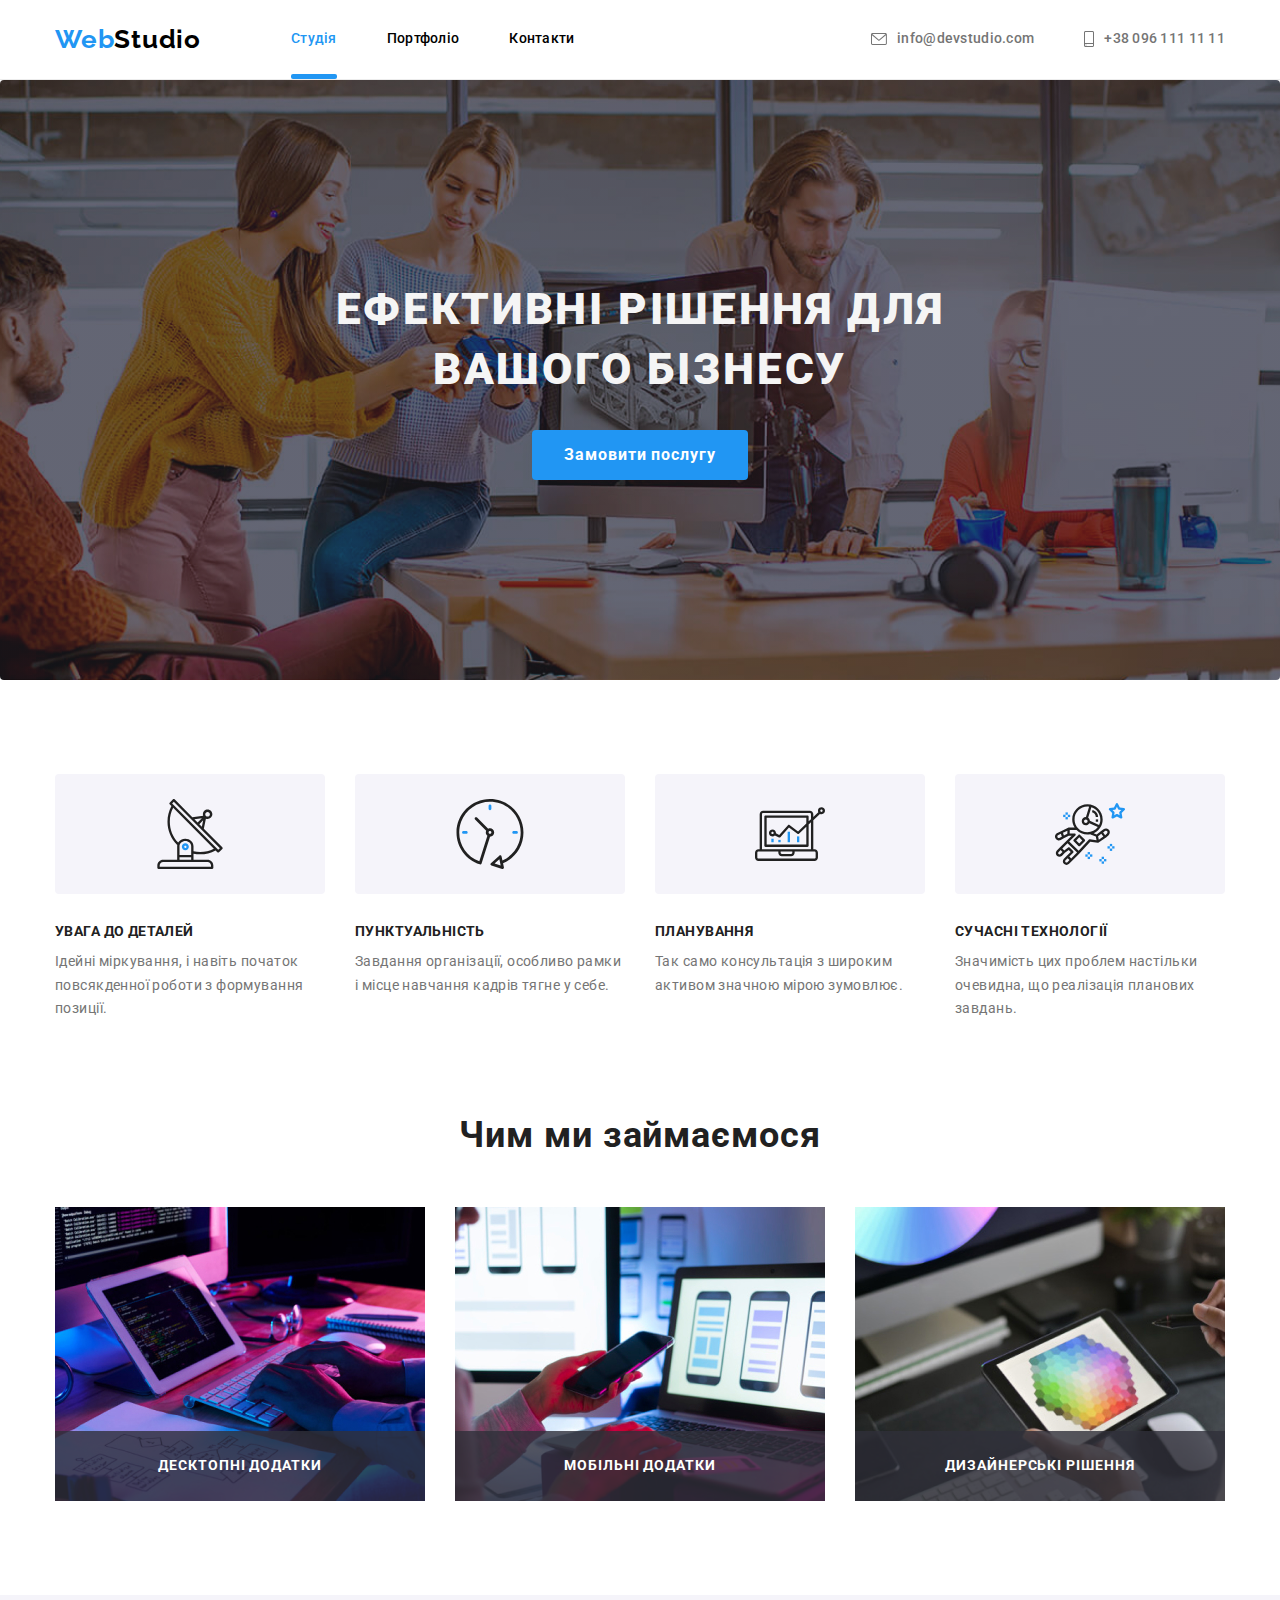
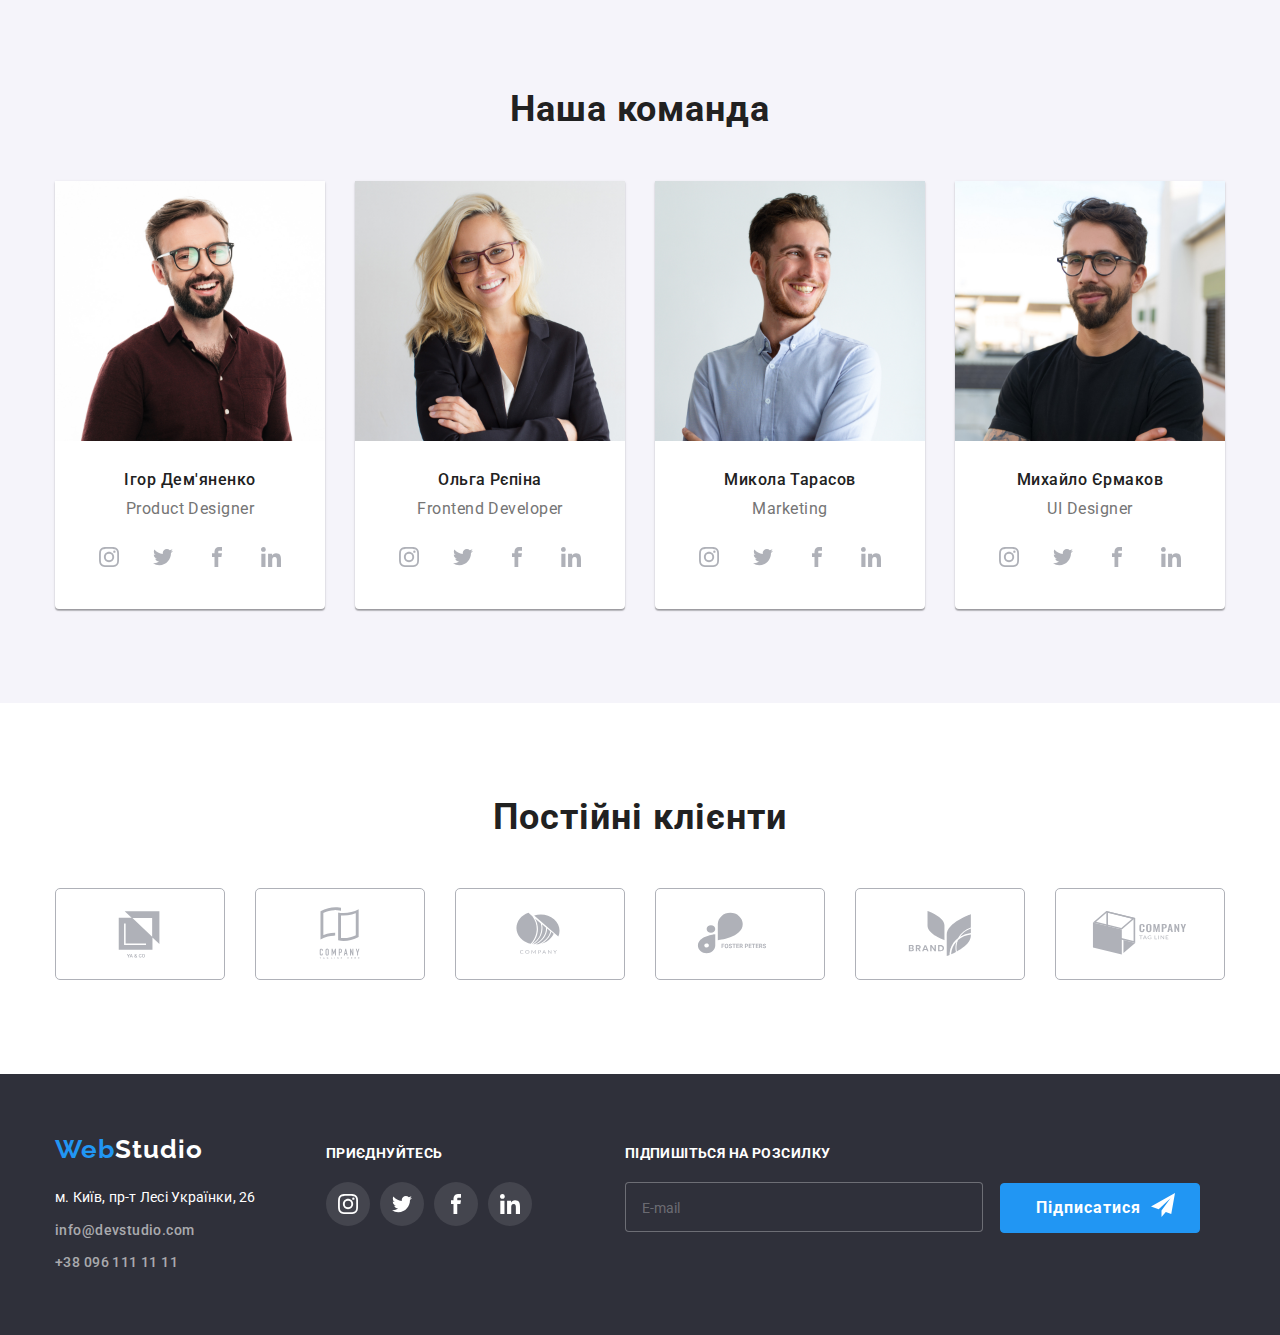
<file: index.html>
<!DOCTYPE html>
<html lang="uk">
  <head>
    <meta charset="UTF-8">
    <meta http-equiv="X-UA-Compatible" content="IE=edge">
    <meta name="viewport" content="width=device-width, initial-scale=1.0">
    <title>WebStudioPolina</title> 
    <link href="https://fonts.googleapis.com/css2?family=Raleway:wght@700&family=Roboto:wght@400;500;700;900&display=swap" rel="stylesheet">
    <link rel="stylesheet" href="https://cdn.jsdelivr.net/npm/modern-normalize@1.1.0/modern-normalize.min.css">
    <!-- <link rel="stylesheet" href="./css/styles.css"> -->
    <link rel="stylesheet" href="./css/main.min.css">
    <link rel="stylesheet" href="./css/variables.min.css">
  </head>
  <body>
    <header class="header">
      <!--header-->
          <div class="container main-nav">
            <nav class="main-nav">
              <a href="#" class="logo">Web<span class="studio">Studio</span></a>
              <ul class="site-nav flex list">
                <li class="item"><a href="./index.html" class="link current">Студія</a></li>
                <li class="item"><a href="./portfolio.html" class="link">Портфоліо</a></li>
                <li class="item"><a href="" class="link">Контакти</a></li>
              </ul>
            </nav>
            <ul class="contacts auth-nav">
                        <li class="item"><a href="mailto:info@devstudio.com" class="contact">
                            <svg class="contact-soc"width="16" height="12">
                            <use href="./svg/symbol-defs.svg#icon-envelope"></use>
                            </svg>info@devstudio.com</a></li>
                        <li class="item"><a href="tel:+380961111111" class="contact">
                            <svg class="contact-soc"width="10" height="16">
                            <use href="./svg/symbol-defs.svg#icon-tell"></use>
                            </svg>+38 096 111 11 11</a></li>
            </ul>
          </div>
    </header>
    <main class="main-content">
      <!--main-->
      <section class="hero__class">
        <!--hero-->
            <div class="container">
              <h1 class="hero__title">Ефективні рішення для вашого бізнесу</h1>
              <button class="hero__button__primary" data-modal-open type="button">Замовити послугу</button>
            </div>
      </section>

        <section class="section">
          <!--about-->
            <div class="container">
              <h2 class="visually-hidden">about</h2>
              <ul class="working">
                <li class="inventory">
                  <div class="soc-section-link ">
                        <svg class="soc-section-art" width="70" height="70">
                          <use href="./svg/symbol-defs2.svg#icon-antenna-1"></use>
                        </svg>
                      </div>
                  <h3 class="section-title">УВАГА ДО ДЕТАЛЕЙ</h3>
                  <p class="section-texts">
                    Ідейні міркування, і навіть початок повсякденної роботи з
                    формування позиції.
                  </p>
                </li>

                
                <li class="inventory">
                  <div class="soc-section-link ">
                        <svg class="soc-section-art" width="70" height="70">
                          <use href="./svg/symbol-defs2.svg#icon-clock-1"></use>
                        </svg>
                      </div>
                  <h3 class="section-title">ПУНКТУАЛЬНІСТЬ</h3>
                  <p class="section-texts">
                    Завдання організації, особливо рамки і місце навчання кадрів тягне
                    у себе.
                  </p>
                </li>
                
                <li class="inventory">
                  <div class="soc-section-link ">
                        <svg class="soc-section-art" width="70" height="70">
                          <use href="./svg/symbol-defs2.svg#icon-diagram-1"></use>
                        </svg>
                      </div>
                  <h3 class="section-title">ПЛАНУВАННЯ</h3>
                  <p class="section-texts">
                    Так само консультація з широким активом значною мірою зумовлює.
                  </p>
                
                <li class="inventory">
                  <div class="soc-section-link ">
                        <svg class="soc-section-art" width="70" height="70">
                          <use href="./svg/symbol-defs2.svg#icon-astronaut-1"></use>
                        </svg>
                      </div>
                  <h3 class="section-title">СУЧАСНІ ТЕХНОЛОГІЇ</h3>
                  <p class="section-texts">
                    Значимість цих проблем настільки очевидна, що реалізація планових
                    завдань.
                  </p>
                </li>
              </ul>
            </div>
        </section>
        <section class="work-studio">
          <!--work-->
          <div class="studio-photo container">
              <h2 class="section-titles">Чим ми займаємося</h2>
              <ul class="section-photo">
                <li class="section-photo-img">
                  <div class="work-bottom-wrap">
                    <img src="./imeges/img/comp.jpg" width="370" alt="photo laptop">
                    <p class="work-bottom-text">Десктопні додатки</p>
                  </div>
                </li>
                <li class="section-photo-img">
                  <div class="work-bottom-wrap">
                    <img src="./imeges/img/tell.jpg" width="370" alt="photo mobaile">
                    <p class="work-bottom-text">Мобільні додатки</p>
                  </div>
                </li>
                <li class="section-photo-img">
                  <div class="work-bottom-wrap">
                    <img src="./imeges/img/color.jpg" width="370" alt="photo table">
                    <p class="work-bottom-text">Дизайнерські рішення</p>
                  </div>
                </li>
              </ul>
          </div>
        </section><div></div>
      <section class="team-color section">
        <!--team-->
        <div class="container">
            <h2 class="section-teams">Наша команда</h2>
            <ul class="team-pic">
              <li class="team-roster">
                <img src="./imeges/img/img-3.jpg" width="270" alt="team Igor Demyanenko">
                <div class="team-names">
                  <h3 class="section-team">Ігор Дем'яненкo</h3>
                  <p class="team-text">Product Designer</p>
                <ul class="team-soc-list list">
                  <li class="team-soc-item"><a href="" class="team-soc-link link">
                    <svg class="team-soc-icon" width="20" height="20">
                      <use href="./svg/symbol-defs.svg#icon-instagram-2"></use>
                    </svg>
                  </a></li>
                  <li class="team-soc-item"><a href="" class="team-soc-link link">
                    <svg class="team-soc-icon" width="20" height="20">
                      <use href="./svg/symbol-defs.svg#icon-twitter"></use>
                    </svg>
                  </a></li>
                  <li class="team-soc-item"><a href="" class="team-soc-link link">
                    <svg class="team-soc-icon" width="20" height="20">
                      <use href="./svg/symbol-defs.svg#icon-facebook1"></use>
                    </svg>
                  </a></li>
                  <li class="team-soc-item"><a href="" class="team-soc-link link">
                    <svg class="team-soc-icon" width="20" height="20">
                      <use href="./svg/symbol-defs.svg#icon-linkedin"></use>
                    </svg>
                  </a></li>            
                </ul>
                </div>
              </li>
              <li class="team-roster">
                <img src="./imeges/img/img-2.jpg" width="270" alt="team Olga Repina">
                <div class="team-names">
                  <h3 class="section-team">Ольга Рєпіна</h3>
                  <p class="team-text">Frontend Developer</p>
                <ul class="team-soc-list list">
                  <li class="team-soc-item"><a href="" class="team-soc-link link">
                    <svg class="team-soc-icon" width="20" height="20">
                      <use href="./svg/symbol-defs.svg#icon-instagram-2"></use>
                    </svg>
                  </a></li>
                  <li class="team-soc-item"><a href="" class="team-soc-link link">
                    <svg class="team-soc-icon" width="20" height="20">
                      <use href="./svg/symbol-defs.svg#icon-twitter"></use>
                    </svg>
                  </a></li>
                  <li class="team-soc-item"><a href="" class="team-soc-link link">
                    <svg class="team-soc-icon" width="20" height="20">
                      <use href="./svg/symbol-defs.svg#icon-facebook1"></use>
                    </svg>
                  </a></li>
                  <li class="team-soc-item"><a href="" class="team-soc-link link">
                    <svg class="team-soc-icon" width="20" height="20">
                      <use href="./svg/symbol-defs.svg#icon-linkedin"></use>
                    </svg>
                  </a></li>            
                </ul>
                </div>
              </li>
              <li class="team-roster">
                <img src="./imeges/img/img-1.jpg" width="270" alt="team Mikola Tarasov">
                <div class="team-names">
                  <h3 class="section-team">Микола Тарасов</h3>
                  <p class="team-text">Marketing</p>
                <ul class="team-soc-list list">
                  <li class="team-soc-item"><a href="" class="team-soc-link link">
                    <svg class="team-soc-icon" width="20" height="20">
                      <use href="./svg/symbol-defs.svg#icon-instagram-2"></use>
                    </svg>
                  </a></li>
                  <li class="team-soc-item"><a href="" class="team-soc-link link">
                    <svg class="team-soc-icon" width="20" height="20">
                      <use href="./svg/symbol-defs.svg#icon-twitter"></use>
                    </svg>
                  </a></li>
                  <li class="team-soc-item"><a href="" class="team-soc-link link">
                    <svg class="team-soc-icon" width="20" height="20">
                      <use href="./svg/symbol-defs.svg#icon-facebook1"></use>
                    </svg>
                  </a></li>
                  <li class="team-soc-item"><a href="" class="team-soc-link link">
                    <svg class="team-soc-icon" width="20" height="20">
                      <use href="./svg/symbol-defs.svg#icon-linkedin"></use>
                    </svg>
                  </a></li>            
                </ul>
                </div>
                </li>
              <li class="team-roster">
                <img src="./imeges/img/img.jpg" width="270" alt="team Mikhailo Yermakov">
                <div class="team-names">
                  <h3 class="section-team">Михайло Єрмаков</h3>
                  <p class="team-text">UI Designer</p>
                <ul class="team-soc-list list">
                  <li class="team-soc-item"><a href="" class="team-soc-link link">
                    <svg class="team-soc-icon" width="20" height="20">
                      <use href="./svg/symbol-defs.svg#icon-instagram-2"></use>
                    </svg>
                  </a></li>
                  <li class="team-soc-item"><a href="" class="team-soc-link link">
                    <svg class="team-soc-icon" width="20" height="20">
                      <use href="./svg/symbol-defs.svg#icon-twitter"></use>
                    </svg>
                  </a></li>
                  <li class="team-soc-item"><a href="" class="team-soc-link link">
                    <svg class="team-soc-icon" width="20" height="20">
                      <use href="./svg/symbol-defs.svg#icon-facebook1"></use>
                    </svg>
                  </a></li>
                  <li class="team-soc-item"><a href="" class="team-soc-link link">
                    <svg class="team-soc-icon" width="20" height="20">
                      <use href="./svg/symbol-defs.svg#icon-linkedin"></use>
                    </svg>
                  </a></li>            
                </ul>
                </div>
                </li>
        </div>
      </section>
      <section class="section">
        <div class="test conteiner">
          <h2 class="test__section__teams">Постійні клієнти</h2>
          <ul class="test__list list">
            <li class="test__item"><a href="" class="test__link link">
              <svg class="test__link__icon" width="106" height="60">
                <use href="./svg/symbol-defs.svg#icon-Logo1"></use>
              </svg>
            </a>
          </li>
            <li class="test__item"><a href="" class="test__link link">
              <svg class="test__link__icon" width="106" height="60">
                <use href="./svg/symbol-defs.svg#icon-Logo2"></use>
              </svg>
            </a>
          </li>
            <li class="test__item"><a href="" class="test__link link">
              <svg class="test__link__icon" width="106" height="60">
                <use href="./svg/symbol-defs.svg#icon-Logo3"></use>
              </svg>
            </a>
          </li>
            <li class="test__item"><a href="" class="test__link link">
              <svg class="test__link__icon" width="106" height="60">
                <use href="./svg/symbol-defs.svg#icon-Logo4"></use>
              </svg>
            </a>
          </li>
            <li class="test__item"><a href="" class="test__link link">
              <svg class="test__link__icon" width="106" height="60">
                <use href="./svg/symbol-defs.svg#icon-Logo5"></use>
              </svg>
            </a>
          </li>
            <li class="test__item"><a href="" class="test__link link">
              <svg class="test__link__icon" width="106" height="60">
                <use href="./svg/symbol-defs.svg#icon-Logo6"></use>
              </svg>
            </a>
          </li>
          </ul>
        </div>
      </section>
    </main>
    <footer class="footer"> <!--footer-->
          <div class="footer__container container">
            <div class="footer__address">
              <address> 
                    <a href="#" class="footer__logo__title">Web<span class="footer-studio-title">Studio</span></a>
                          <ul class="footer__site__nav items">
                              <li style="margin-bottom: 9px;"><a href="https://www.google.com/maps/place/%D0%B1%D1%83%D0%BB%D1%8C%D0%B2%D0%B0%D1%80+%D0%9B%D0%B5%D1%81%D1%96+%D0%A3%D0%BA%D1%80%D0%B0%D1%97%D0%BD%D0%BA%D0%B8,+26,+%D0%9A%D0%B8%D1%97%D0%B2,+%D0%A3%D0%BA%D1%80%D0%B0%D1%97%D0%BD%D0%B0,+02000/@50.4265807,30.5361971,17z/data=!3m1!4b1!4m5!3m4!1s0x40d4cf0e033ecbe9:0x57a4dffefec77da0!8m2!3d50.4265807!4d30.5383858" class="footer__navigation"
                                      target="_blank" rel="noreferrer noopener">м. Київ, пр-т Лесі Українки, 26</a></li>
                              <li style="margin-bottom: 9px;"><a href="mail:info@devstudio.com" class="item">info@devstudio.com</a></li>
                              <li><a href="tell:+380961111111" class="item">+38 096 111 11 11</a></li>
                          </ul>
                </address>
            </div>
            <div class="footer__social">
              <h2 class="footer__soc__title">приєднуйтесь</h2>
              <ul class="footer__soc__list">
                <li class="footer__soc__item">
                  <a href="" class="footer__soc__link link">
                    <svg class="footer__soc__icon" width="20" height="20">
                      <use href="./svg/symbol-defs.svg#icon-instagram-2"></use>
                    </svg>
                  </a>
                </li>
                <li class="footer__soc__item">
                  <a href="" class="footer__soc__link link">
                    <svg class="footer__soc__icon" width="20" height="20">
                      <use href="./svg/symbol-defs.svg#icon-twitter"></use>
                    </svg>
                  </a>
                </li>
                <li class="footer__soc__item">
                  <a href="" class="footer__soc__link link">
                    <svg class="footer__soc__icon" width="20" height="20">
                      <use href="./svg/symbol-defs.svg#icon-facebook1"></use>
                    </svg>
                  </a>
                </li>
                <li class="footer__soc__item">
                  <a href="" class="footer__soc__link link">
                    <svg class="footer__soc__icon" width="20" height="20">
                      <use href="./svg/symbol-defs.svg#icon-linkedin"></use>
                    </svg>
                  </a>
                </li>
              </ul>
            </div>
            <div class="footer__div">
              <div class="vid">
              <h2 class="footer__subscribe__title">Підпишіться на розсилку</h2>
            </div>
              <form class="footer-form">
              <input 
              type="footer-email"
              class="footer__input"
              name="footer-email"
              placeholder="E-mail"
              id="foote-email"
              >
  
              <button type="submit" class="footer__buttom__sive" >Підписатися 
                <svg class="footer__svg" width="24" height="24">
                  <use href="./svg/symbol-defs-x.svg#icon-icon-send"></use>
                </svg>
              </button>
              </form>
            </div>
        </div>
          
    </footer>
    <div class="backdrop is-hidden" data-modal >
                <div class="modal">
                  <button type="button" class="buttom-close-icon" data-modal-close><svg width="18" height="18">
                    <use href="./svg/symbol-defs-x.svg#icon-close-black-18dp-2-1"></use>
                  </svg></button>
                  <p class="modal-title" title="заголовок">Залиште свої дані, ми вам передзвонимо</p>
                  <form class="modal-form">
                    <label class="modal-label">
                      <span class="modal-label-text">Ім'я</span>
                      <span class="modal-input-wrap">
                        <input
                            type="text"
                            class="modal-input"
                            name="user-name"
                            minlength="2"
                            required
                            />
                        <svg class="modal-input-icon" width="18" height="18">
                          <use href="./svg/symbol-defs2.svg#icon-person-black-18dp-1"></use>
                        </svg>
                      </span>
                    </label>
                  <div class="modal-field">
                    <label class="modal-label-text" for="user-tel"
                      >Телефон</label>
                    <div class="modal-input-wrap">
                      <input
                      type="tel"
                      class="modal-input"
                      name="user-tel"
                      id="user-tel"
                      />
                      <svg class="modal-input-icon" width="18" height="18">
                        <use href="./svg/symbol-defs2.svg#icon-phone-black-18dp-1"></use>
                      </svg>
                    </div>
                  </div>
                      <div class="modal-field">
                <label class="modal-label-text" for="user-email"
                  >Пошта</label>
                <div class="modal-input-wrap">
                  <input
                    type="email"
                    class="modal-input"
                    name="user-email"
                    id="user-email"
                  />
                  <svg class="modal-input-icon" width="18" height="18">
                    <use href="./svg/symbol-defs2.svg#icon-email-black-18dp-1"></use>
                  </svg>
                </div>
              </div>
              <div class="modal-field">
                <label class="modal-label-text" for="user-text"
                    >Коментар</label>
                  <textarea
                    name="user-text"
                    id="user-text"
                    class="modal-textarea"
                    placeholder="Введіть текст"
                  ></textarea>
                </div>
                <div class="modal-field">
                  <input
                    type="checkbox"
                    name="policy"
                    id="policy"
                    class="input-check visually-hidden"
                    />
                    <label for="policy" class="check-text">
                      <span>
                        <svg class="check-icon" width="16" height="15">
                          <use href="./svg/symbol-defs2.svg#icon-Vector"></use>
                        </svg>
                      </span>
                        <p class="par-title">Погоджуюся з розсилкою та приймаю</> <a class="span-title">Умови договору</a>
                        
                    </label>
                    
                        
                      </div>
                    <button type="submit" class="button-modol-button">Відправити</button>
                  </form>
                </div>
              </div>
              <script src="https://unpkg.com/aos@2.3.1/dist/aos.js"></script> 
    <script> 
      AOS.init(); 
    </script>
    <script src="./js/modal.js"></script>
  </body>
</html>
</file>
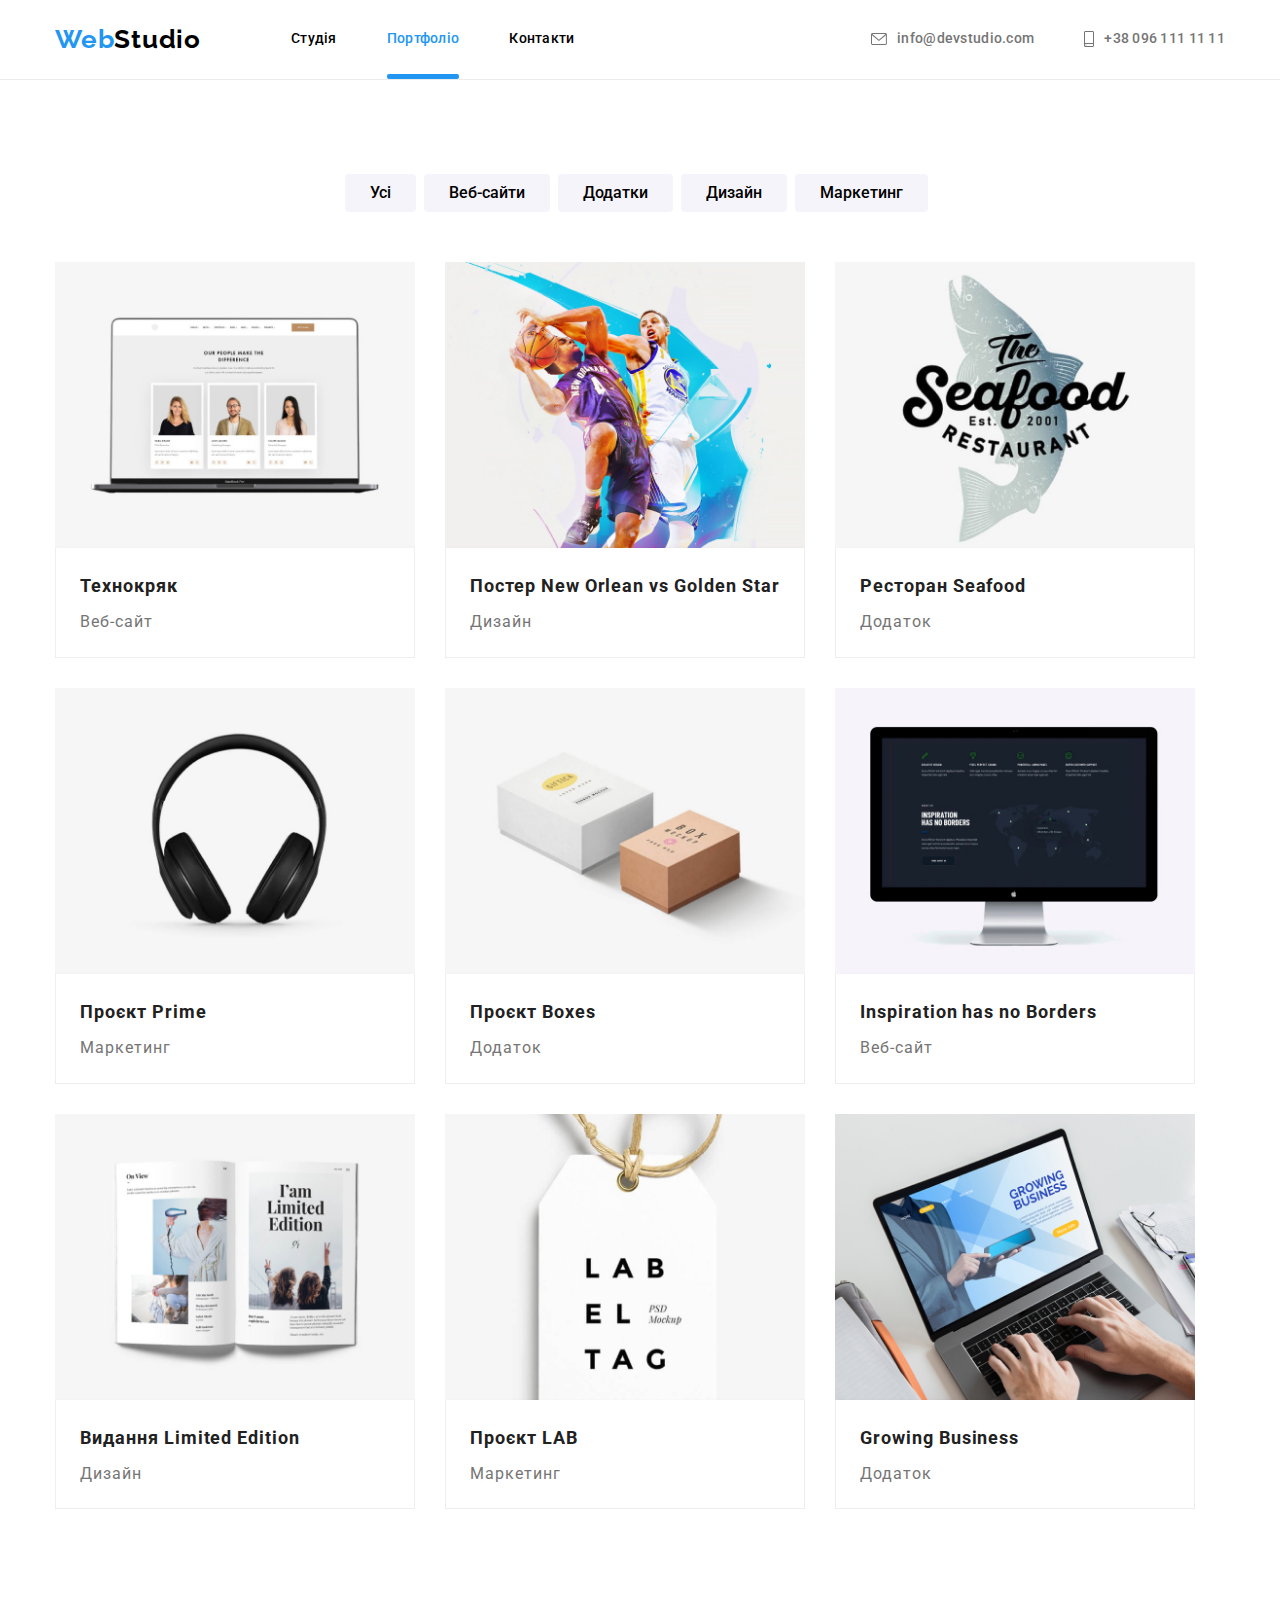
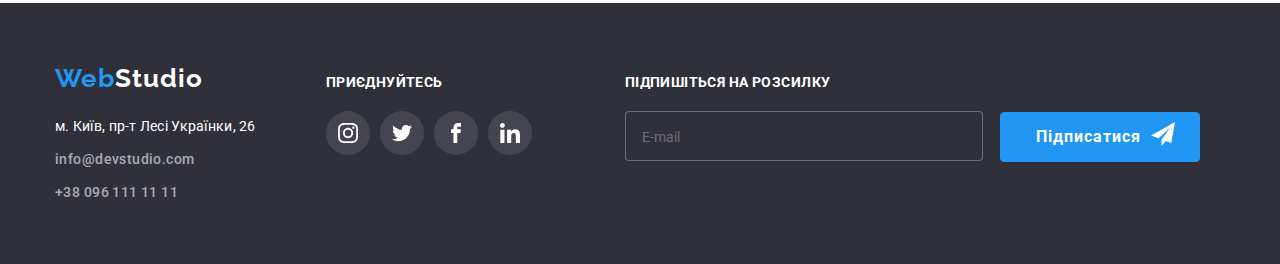
<file: portfolio.html>
<!DOCTYPE html>
<html lang="uk">

<head>
    <meta charset="UTF-8">
    <meta http-equiv="X-UA-Compatible" content="IE=edge">
    <meta name="homework2" content="width=device-width, initial-scale=1.0">
    <title>WebStudioPolina</title>
    <link href="https://fonts.googleapis.com/css2?family=Raleway:wght@700&family=Roboto:wght@400;500;700;900&display=swap" rel="stylesheet"> 
    <link rel="stylesheet" href="https://cdn.jsdelivr.net/npm/modern-normalize@1.1.0/modern-normalize.min.css">
    <!-- <link rel="stylesheet" href="./css/styles.css"> -->
    <link rel="stylesheet" href="./css/main.min.css">
    <link rel="stylesheet" href="./css/variables.min.css">
</head>

<body>
    <header class="header"> <!--header-->
                <div class="container main-nav">
                    <nav class="main-nav">
                        <a href="#" class="logo">Web<span class="studio">Studio</span></a>
                        <ul class="site-nav flex list">
                            <li class="item"><a href="./index.html" class="link">Студія</a></li>
                            <li class="item"><a href="./portfolio.html" class="link current">Портфоліо</a></li>
                            <li class="item"><a href="" class="link">Контакти</a></li>
                        </ul>
                    </nav>
                    <ul class="contacts auth-nav">
                        <li class="item"><a href="mailto:info@devstudio.com" class="contact">
                            <svg class="contact-soc"width="16" height="12">
                            <use href="./svg/symbol-defs.svg#icon-envelope"></use>
                            </svg>info@devstudio.com</a></li>
                        <li class="item"><a href="tel:+380961111111" class="contact">
                            <svg class="contact-soc"width="10" height="16">
                            <use href="./svg/symbol-defs.svg#icon-tell"></use>
                            </svg>+38 096 111 11 11</a></li>
                    </ul>
                </div>
    </header>
    <main>
        <section class="section"> <!--section-->
            <div class="container">
                    <h1 class="visually-hidden">section</h1>
                    <div class="button__marg">
                        <ul class="button__all">
                            <li button__item><button type="button" class="button__primary">Усі</button></li>
                            <li button__item><button type="button" class="button__primary">Веб-сайти</button></li>
                            <li button__item><button type="button" class="button__primary">Додатки</button></li>
                            <li button__item><button type="button" class="button__primary">Дизайн</button></li>
                            <li button__item><button type="button" class="button__primary">Маркетинг</button></li>
                        </ul>
                    </div>
                    <ul class="gallery">
                        <li class="gallery__class">
                                <a href="#" class="gallery__bottom__link">
                                    <div class="gallery__bottom__info">
                                        <img src="./imeges/img2/img(1).jpg" width="370" alt="web-site">
                                        <p class="gallery__bottom__text">Ресурс пропонує комплексні пропозиції з різним рівнем функціоналу та сервісів. Все це дозволить відвідувачу отримати вичерпні відомості про компанію чи приватну особу.</p>
                                    </div>
                                        <div class="gallery__card">
                                            <h2 class="gallery__section__caption">Технокряк</h2>
                                            <p class="gallery__section__dest">Веб-сайт</p>
                                        </div>
                                </a>
                        </li>
                        <li class="gallery__class">
                            <a href="#" class="gallery__bottom__link">
                                <div class="gallery__bottom__info">
                                    <img src="./imeges/img2/img(2).jpg" width="370" alt="styling">
                                    <p class="gallery__bottom__text">Ресурс пропонує комплексні пропозиції з різним рівнем функціоналу та сервісів. Все це дозволить відвідувачу отримати вичерпні відомості про компанію чи приватну особу.</p>
                                </div>
                                    <div class="gallery__card">
                                        <h2 class="gallery__section__caption">Постер New Orlean vs Golden Star</h2>
                                        <p class="gallery__section__dest">Дизайн</p>
                                    </div>
                            </a>
                        </li>
                        <li class="gallery__class">
                            <a href="#" class="gallery__bottom__link">
                                <div class="gallery__bottom__info">
                                    <img src="./imeges/img2/img(3).jpg" width="370" alt="Addition">
                                    <p class="gallery__bottom__text">Ресурс пропонує комплексні пропозиції з різним рівнем функціоналу та сервісів. Все це дозволить відвідувачу отримати вичерпні відомості про компанію чи приватну особу.</p>
                                </div>
                                <div class="gallery__card">
                                    <h2 class="gallery__section__caption">Ресторан Seafood</h2>
                                    <p class="gallery__section__dest">Додаток</p>
                                </div>
                            </a>
                        </li>
                        <li class="gallery__class">
                            <a href="#" class="gallery__bottom__link">
                                <div class="gallery__bottom__info">
                                    <img src="./imeges/img2/img(4).jpg" width="370" alt="Marketing">
                                    <p class="gallery__bottom__text">Ресурс пропонує комплексні пропозиції з різним рівнем функціоналу та сервісів. Все це дозволить відвідувачу отримати вичерпні відомості про компанію чи приватну особу.</p>
                                </div>
                                <div class="gallery__card">
                                    <h2 class="gallery__section__caption">Проєкт Prime</h2>
                                    <p class="gallery__section__dest">Маркетинг</p>
                                </div>
                            </a>
                        </li>
                        <li class="gallery__class">
                            <a href="#" class="gallery__bottom__link">
                                <div class="gallery__bottom__info">
                                    <img src="./imeges/img2/img(5).jpg" width="370" alt="Boxes">
                                    <p class="gallery__bottom__text">Ресурс пропонує комплексні пропозиції з різним рівнем функціоналу та сервісів. Все це дозволить відвідувачу отримати вичерпні відомості про компанію чи приватну особу.</p>
                                </div>
                                <div class="gallery__card">
                                    <h2 class="gallery__section__caption">Проєкт Boxes</h2>
                                    <p class="gallery__section__dest">Додаток</p>
                                </div>
                            </a>
                        </li>
                        <li class="gallery__class">
                            <a href="#" class="gallery__bottom__link">
                                <div class="gallery__bottom__info">
                                    <img src="./imeges/img2/img(6).jpg" width="370" alt="web-site2">
                                    <p class="gallery__bottom__text">Ресурс пропонує комплексні пропозиції з різним рівнем функціоналу та сервісів. Все це дозволить відвідувачу отримати вичерпні відомості про компанію чи приватну особу.</p>
                                </div>
                                <div class="gallery__card">
                                    <h2 class="gallery__section__caption">Inspiration has no Borders</h2>
                                    <p class="gallery__section__dest">Веб-сайт</p>
                                </div>
                            </a>
                        </li>
                        <li class="gallery__class">
                            <a href="#" class="gallery__bottom__link">
                                <div class="gallery__bottom__info">
                                    <img src="./imeges/img2/img(7).jpg" width="370" alt="Addition2">
                                    <p class="gallery__bottom__text">Ресурс пропонує комплексні пропозиції з різним рівнем функціоналу та сервісів. Все це дозволить відвідувачу отримати вичерпні відомості про компанію чи приватну особу.</p>
                                </div>
                                <div class="gallery__card">
                                    <h2 class="gallery__section__caption">Видання Limited Edition</h2>
                                    <p class="gallery__section__dest">Дизайн</p>
                                </div>
                            </a>
                        </li>
                        <li class="gallery__class">
                            <a href="#" class="gallery__bottom__link">
                                <div class="gallery__bottom__info">
                                    <img src="./imeges/img2/img(8).jpg" width="370" alt="Marketing2">
                                    <p class="gallery__bottom__text">Ресурс пропонує комплексні пропозиції з різним рівнем функціоналу та сервісів. Все це дозволить відвідувачу отримати вичерпні відомості про компанію чи приватну особу.</p>
                                </div>
                                <div class="gallery__card">
                                    <h2 class="gallery__section__caption">Проєкт LAB</h2>
                                    <p class="gallery__section__dest">Маркетинг</p>
                                </div>
                            </a>
                        </li>
                        <li class="gallery__class">
                            <a href="#" class="gallery__bottom__link">
                                <div class="gallery__bottom__info">
                                    <img src="./imeges/img2/img(9).jpg" width="370" alt="Addition3">
                                    <p class="gallery__bottom__text">Ресурс пропонує комплексні пропозиції з різним рівнем функціоналу та сервісів. Все це дозволить відвідувачу отримати вичерпні відомості про компанію чи приватну особу.</p>
                                </div>
                                <div class="gallery__card">
                                    <h2 class="gallery__section__caption">Growing Business</h2>
                                    <p class="gallery__section__dest">Додаток</p>
                                </div>
                            </a>
                        </li>
                    </ul>
            </div>
        </section>
    </mai>
    <footer class="footer"> <!--footer-->
            <div class="footer__container container">
            <div class="footer__address">
                <address> 
                    <a href="#" class="footer__logo__title">Web<span class="footer-studio-title">Studio</span></a>
                            <ul class="footer__site__nav items">
                                <li style="margin-bottom: 9px;"><a href="https://www.google.com/maps/place/%D0%B1%D1%83%D0%BB%D1%8C%D0%B2%D0%B0%D1%80+%D0%9B%D0%B5%D1%81%D1%96+%D0%A3%D0%BA%D1%80%D0%B0%D1%97%D0%BD%D0%BA%D0%B8,+26,+%D0%9A%D0%B8%D1%97%D0%B2,+%D0%A3%D0%BA%D1%80%D0%B0%D1%97%D0%BD%D0%B0,+02000/@50.4265807,30.5361971,17z/data=!3m1!4b1!4m5!3m4!1s0x40d4cf0e033ecbe9:0x57a4dffefec77da0!8m2!3d50.4265807!4d30.5383858" class="footer__navigation"
                                        target="_blank" rel="noreferrer noopener">м. Київ, пр-т Лесі Українки, 26</a></li>
                                <li style="margin-bottom: 9px;"><a href="mail:info@devstudio.com" class="item">info@devstudio.com</a></li>
                                <li><a href="tell:+380961111111" class="item">+38 096 111 11 11</a></li>
                            </ul>
                </address>
            </div>
            <div class="footer__social">
                <h2 class="footer__soc__title">приєднуйтесь</h2>
                <ul class="footer__soc__list">
                <li class="footer__soc__item">
                    <a href="" class="footer__soc__link link">
                    <svg class="footer__soc__icon" width="20" height="20">
                        <use href="./svg/symbol-defs.svg#icon-instagram-2"></use>
                    </svg>
                    </a>
                </li>
                <li class="footer__soc__item">
                    <a href="" class="footer__soc__link link">
                    <svg class="footer__soc__icon" width="20" height="20">
                        <use href="./svg/symbol-defs.svg#icon-twitter"></use>
                    </svg>
                    </a>
                </li>
                <li class="footer__soc__item">
                    <a href="" class="footer__soc__link link">
                    <svg class="footer__soc__icon" width="20" height="20">
                        <use href="./svg/symbol-defs.svg#icon-facebook1"></use>
                    </svg>
                    </a>
                </li>
                <li class="footer__soc__item">
                    <a href="" class="footer__soc__link link">
                    <svg class="footer__soc__icon" width="20" height="20">
                        <use href="./svg/symbol-defs.svg#icon-linkedin"></use>
                    </svg>
                    </a>
                </li>
                </ul>
            </div>
            <div class="footer__div">
                <div class="vid">
                <h2 class="footer__subscribe__title">Підпишіться на розсилку</h2>
            </div>
                <form class="footer-form">
                <input 
                type="footer-email"
                class="footer__input"
                name="footer-email"
                placeholder="E-mail"
                id="foote-email"
                >
                <button type="submit" class="footer__buttom__sive" >Підписатися 
                <svg class="footer__svg" width="24" height="24">
                    <use href="./svg/symbol-defs-x.svg#icon-icon-send"></use>
                </svg>
                </button>
                </form>
            </div>
        </div>
        
    </footer>
</body>

</html>
</file>
<file: css/main.min.css>
.container{width:1200px;margin-left:auto;margin-right:auto;padding:0 15px}.section{padding-top:94px;padding-bottom:94px}.visually-hidden{position:absolute;width:1px;height:1px;margin:-1px;border:0;padding:0;white-space:nowrap;-webkit-clip-path:inset(100%);clip-path:inset(100%);clip:rect(0 0 0 0);overflow:hidden}.header{height:80px;padding-bottom:25px;padding-top:24px;border-bottom:1px solid #ececec}.logo{color:var(--accent-color);font-family:Raleway,cursive;font-weight:700;font-size:26px;line-height:1.19;letter-spacing:.03em}.studio{color:var(--title-text-color);font-family:Raleway,cursive;font-weight:700;font-size:26px;line-height:1.19;letter-spacing:.03em}.item{transition:background-color .25s ease-in-out}.auth-nav{display:flex;margin-left:auto;font-weight:500;font-size:14px;line-height:16px;letter-spacing:.02em}.auth-nav .item+.item{margin-left:50px}.main-nav{display:flex;align-items:center}.site-nav.flex{display:flex;margin-left:90px}.site-nav .item+.item{margin-left:50px}.site-nav .link{position:relative;display:block;color:var(--title-text-color);font-weight:500;font-size:14px;line-height:1.14;letter-spacing:.02em;transform:scale(1);transition:background-color,color .25s ease-in-out}.site-nav .link:hover,.site-nav .link:focus{color:var(--accent-color);transition:background-color,color .25s ease-in-out}.site-nav .link.current{color:var(--accent-color);transition:background-color,color .25s ease-in-out}.link.current::after{position:absolute;display:inline;content:"";background-color:var(--accent-color);top:43px;left:0;width:100%;height:5px;border-radius:2px}.hero__class{margin:0 auto;max-width:1600px;text-align:center;padding:200px 0;border-radius:4px;border:0;background-color:var(--background-hero);background-image:linear-gradient(rgba(47, 48, 58, 0.4), rgba(47, 48, 58, 0.4)),url(../imeges/img3/Img\ \(1\).jpg);background-size:cover;background-position:center;background-repeat:no-repeat}.hero__title{width:696px;margin:auto;text-align:center;margin-bottom:30px;color:var(--background-color);font-weight:900;font-size:44px;line-height:1.36;text-transform:uppercase;text-align:center;letter-spacing:.06em}.hero__button__primary{color:#fff;background-color:var(--accent-color);font-weight:700;font-size:16px;line-height:1.87;cursor:pointer;letter-spacing:.06em;width:216px;height:50px;border-radius:4px;border:none;transition:background-color .25s ease-in-out}.hero__button__primary:hover,.hero__button__primary:focus{background-color:var(--background-button);color:var(--title-text-color);transition:background-color .25s ease-in-out}.backdrop{width:100%;height:100%;position:fixed;top:0%;background-color:rgba(0,0,0,.1);opacity:1;transition:opacity 250ms cubic-bezier(0.4, 0, 0.2, 1)}.backdrop.is-hidden{opacity:0;pointer-events:none}.backdrop.is-hidden .modal{transition:scale(1);transform:transform 250ms translate(-50%, -50%) scale(1)}.modal{width:528px;min-height:581px;background-color:#fff;border-radius:4px;position:absolute;top:50%;left:50%;transform:scale(1) translate(-50%, -50%);transition:transform 250ms cubic-bezier(0.4, 0, 0.2, 1);padding:40px}.buttom-close-icon{background-color:rgba(0,0,0,0);border-radius:50%;border:1px solid rgba(0,0,0,.1);position:absolute;width:30px;height:30px;top:10px;right:10px;display:flex;align-items:center;justify-content:center;cursor:pointer}.buttom-close-icon:hover,.buttom-close-icon:focus{fill:var(--accent-color);transition:fill .25s ease-in-out}.modal-title{font-weight:700;font-size:20px;line-height:1.15;text-align:center;letter-spacing:.03em;color:#212121;margin-bottom:12px}.modal-label-text{font-size:12px;margin-bottom:5px;display:block;color:#757575}.modal-input-wrap{position:relative}.modal-input{width:100%;height:45px;font-size:14px;color:var(--paragraf-color);padding-left:35px;border:1px solid rgba(33,33,33,.2);border-radius:4px;cursor:pointer}.modal-input:focus{outline-color:var(--accent-color)}.modal-input-icon{position:absolute;left:12px;top:50%;transform:translateY(-50%)}.modal-input:focus+.modal-input-icon{fill:var(--accent-color)}.modal-field,.modal-label{display:block;margin-bottom:10px}.span-title{color:var(--accent-color);display:flex;align-items:center;justify-content:center;margin-top:1px;margin-left:3px;text-decoration:underline;font-weight:400;font-size:14px;line-height:1.71;letter-spacing:.03em}.par-title{margin-top:1px;margin-left:3px;font-weight:400;font-size:14px;line-height:1.71;letter-spacing:.03em;display:flex;align-items:center;justify-content:center}.modal-input-wrap{position:relative}.modal-label-text{font-size:12px;margin-bottom:5px;display:block;color:#757575}.modal-textarea{width:448px;height:120px;left:576px;top:519px;font-size:12px;border:1px solid rgba(33,33,33,.2);border-radius:4px;resize:none;padding:12px 16px;cursor:pointer}.modal-textarea:focus{outline-color:var(--accent-color)}.modal-textarea::-moz-placeholder{padding-top:10px;font-weight:400;font-size:12px;line-height:1.16px;letter-spacing:.01em;color:#757575}.modal-textarea:-ms-input-placeholder{padding-top:10px;font-weight:400;font-size:12px;line-height:1.16px;letter-spacing:.01em;color:#757575}.modal-textarea::placeholder{padding-top:10px;font-weight:400;font-size:12px;line-height:1.16px;letter-spacing:.01em;color:#757575}.check-text{font-weight:400;font-size:12px;line-height:1.16px;letter-spacing:.03em;height:24px;color:#757575;display:flex;position:relative;align-items:center;justify-content:center;cursor:pointer;margin-bottom:30px}.check-text span{width:16px;height:15px;border:1px solid var(--title-text-color);display:block;border-radius:4px;margin-right:5px;display:flex;align-items:center;justify-content:center;fill:rgba(0,0,0,0)}.input-check:focus+.check-text span{border-color:var(--accent-color);transition:border-color .25s ease-in-out}.input-check:checked+.check-text span{background-color:var(--accent-color);border-color:rgba(0,0,0,0);fill:#fff;transition:background-color .25s ease-in-out}.button-modol-button{width:200px;height:50px;left:700px;top:713px;margin-left:124px;font-weight:700;font-size:16px;line-height:1.8px;letter-spacing:.06em;border:none;background-color:var(--accent-color);color:#fff;box-shadow:0px 4px 4px rgba(0,0,0,.15);border-radius:4px;cursor:pointer}.button-modol-button :hover,.button-modol-button :focus{background:#188ce8;box-shadow:0px 4px 4px rgba(0,0,0,.15)}.contact{letter-spacing:.02em;line-height:1.14;display:flex;justify-content:center;align-items:center;color:var(--paragraf-color);transform:scale(1);transition:color .25s ease-in-out}.contact:hover,.contact:focus{color:var(--accent-color);transition:color .25s ease-in-out}.contact-soc{margin-right:10px;fill:var(--paragraf-color);transition:fill .25s ease-in-out}.contact:hover .contact-soc,.contact:focus .contact-soc{fill:var(--accent-color);transition:fill .25s ease-in-out}.contact-soc{color:var(--paragraf-color);transition:color,color .25s ease-in-out}.contact-soc{margin-right:10px;fill:var(--paragraf-color);transition:fill .25s ease-in-out}.button__primary{color:var(--title-text-color);background-color:#f5f4fa;font-weight:500;font-size:16px;line-height:1.62;cursor:pointer;height:38px;margin-right:8px;padding:0 25px;border-radius:4px;border:0;transition:background-color,box-shadow,color .25s ease-in-out}.button__primary:hover,.button__primary:focus{background-color:var(--accent-color);color:var(--background-button);box-shadow:0px 1px 1px rgba(0,0,0,.12),0px 4px 4px rgba(0,0,0,.06),1px 4px 6px rgba(0,0,0,.16);transition:background-color,box-shadow,color .25s ease-in-out}.button__item:not(:last-child){margin-right:8px}.button__marg{display:flex;text-align:center;justify-content:center;flex-wrap:wrap}.button__all{text-align:center;justify-content:center;display:flex;flex-wrap:wrap;border-radius:4px;margin-bottom:50px}.test__section__teams{margin-bottom:50px;text-align:center;color:var(--brand-color);font-weight:700;font-size:36px;line-height:1.16}.test__list{display:flex;gap:30px;width:1200px;margin-left:auto;margin-right:auto;padding:0 15px}.test__item{width:calc((100% - 150px)/6);height:92px}.test__link{height:100%;border:1px solid #afb1b8;border-radius:5px;display:flex;align-items:center;justify-content:center;transition:border-color 250ms ease-in-out}.test__link:hover,.test__link:focus{border-color:var(--accent-color);transition:border-color 250ms ease-in-out}.test__link__icon{fill:#afb1b8;transition:border-color .25s ease-in-out}.test__link:hover .test__link__icon{fill:var(--accent-color);transition:fill 250ms ease-in-out}.test__link:focus .test__link__icon{fill:var(--accent-color);transition:fill 250ms ease-in-out}.section-uni{display:flex;gap:30px}.section-uni:not(:last-child){margin-right:30px}.soc-section-link{background-color:#f5f4fa;width:270px;height:120px;display:flex;margin-bottom:30px;align-items:center;justify-content:center;border-radius:4px}.working{display:flex;gap:30px}.working:not(:last-child){margin-right:30px}.section-title{margin-bottom:10px;color:var(--primary-text-color);font-weight:700;font-size:14px;line-height:1.14;letter-spacing:.03em}.section-titles{margin-bottom:50px;color:var(--primary-text-color);font-weight:700;font-size:36px;line-height:1.16;text-align:center}.section-photo{display:flex;flex-wrap:wrap}.section-photo-img{width:calc((100% - 60px)/3)}.section-photo-img:not(:last-child){margin-right:30px}.work-studio{padding-bottom:94px}.team-color{background-color:#f5f4fa}.section-texts{color:var(--paragraf-color);font-weight:400;font-size:14px;line-height:1.71;letter-spacing:.03em}.section-teams{margin-bottom:50px;text-align:center;color:var(--brand-color);font-weight:700;font-size:36px;line-height:1.16}.team-pic{display:flex;flex-wrap:wrap;margin:-15px}.team-roster{background:#fff;text-align:center;box-shadow:0px 1px 3px rgba(0,0,0,.12),0px 1px 1px rgba(0,0,0,.14),0px 2px 1px rgba(0,0,0,.2);border-radius:0px 0px 4px 4px;width:calc((100% - 120px)/4);margin:15px}.team-names{padding:30px 30px;text-align:center;justify-content:center}.work-bottom-wrap{position:relative}.work-bottom-text{position:absolute;bottom:0;left:0;color:var(--studio-title);background:rgba(47,48,58,.8);line-height:1.14;font-weight:700;font-size:14px;padding:27px;height:70px;width:370px;display:flex;text-align:center;justify-content:center;text-transform:uppercase}.team-soc-list{display:flex;justify-content:center;gap:10px}.team-soc-item{width:44px;height:44px;border-radius:50%;transition:background-color .25s ease-in-out}.team-soc-item:hover,.team-soc-item:focus{background-color:var(--accent-color)}.team-soc-link{width:100%;height:100%;display:flex;align-items:center;justify-content:center;border-radius:50%}.team-soc-icon{fill:#afb1b8}.team-soc-item:hover .team-soc-icon{fill:var(--studio-title)}.team-soc-item:focus .team-soc-icon{fill:var(--studio-title)}.test-list{display:flex;gap:30px}.test-item{width:calc((100% - 150px)/6);height:92px;border-radius:5px}.test-item:hover,.test-item:focus{border-color:var(--accent-color);border-radius:50%}.test-link{height:100%;border:1px solid #afb1b8;border-radius:5px;display:flex;align-items:center;justify-content:center}.test-item:hover .test-icon,.test-item:focus .test-icon{fill:var(--studio-title)}.team-names{padding:30px 30px;text-align:center;justify-content:center}.section-team{margin-bottom:10px;color:var(--primary-text-color);font-weight:500;font-size:16px;line-height:1.18;text-align:center;letter-spacing:.03em}.test-link-icon{margin:10px;fill:#757575;transition:fill 250ms cubic-bezier(0.4, 0, 0.2, 1)}.team-text{color:var(--paragraf-color);font-weight:400;font-size:16px;line-height:1.18;text-align:center;letter-spacing:.03em;margin-bottom:16px}.gallery{display:flex;flex-wrap:wrap;gap:30px}.gallery__class{border:1px solid #eee;width:calc((100% - 90px)/3);border:none}.project-item:not(:last-child){margin-right:30px}.gallery__card{display:block;padding:20px 24px;text-align:start;border:1px solid #eee;border-top:0}.gallery__section__caption{margin-bottom:4px;color:var(--primary-text-color);font-weight:700;font-size:18px;line-height:2;white-space:nowrap}.gallery__section__dest{color:var(--paragraf-color);font-weight:400;font-size:16px;line-height:1.8}.gallery__bottom__link:hover{display:block;box-shadow:0px 1px 1px rgba(0,0,0,.12),0px 4px 4px rgba(0,0,0,.06),1px 4px 6px rgba(0,0,0,.16);transition:transform 250ms cubic-bezier(0.4, 0, 0.2, 1)}.gallery__bottom__info{position:relative;overflow:hidden}.gallery__bottom__text{position:absolute;top:0;left:0;color:#fff;background:rgba(33,150,243,.9);line-height:1.5;padding:63px;height:100%;width:370px;box-shadow:0px 1px 1px rgba(0,0,0,.12),0px 4px 4px rgba(0,0,0,.06),1px 4px 6px rgba(0,0,0,.16);transform:translateY(100%);transition:transform 250ms cubic-bezier(0.4, 0, 0.2, 1)}.gallery__bottom__link:hover .gallery__bottom__text{box-shadow:0px 1px 1px rgba(0,0,0,.12),0px 4px 4px rgba(0,0,0,.06),1px 4px 6px rgba(0,0,0,.16);transform:translateY(0%);transition:transform 250ms ease-in-out}.footer{padding-bottom:60px;padding-top:60px;background-color:var(--background-hero)}.footer__logo__title{color:var(--accent-color);font-family:Raleway,cursive;font-style:normal;font-weight:700;font-size:26px;line-height:1.2;margin-bottom:20px;display:flex}.site-nav.items{margin-top:20px}.footer-studio-title{color:var(--studio-title)}.footer__site__nav.items .footer__navigation{color:var(--studio-title);font-weight:400;font-size:14px;line-height:1.71;letter-spacing:.02em}.footer__site__nav.items .footer__navigation:hover,.footer__site__nav.items .footer__navigation:focus{color:var(--accent-color)}.footer__site__nav.items .item{color:rgba(255,255,255,.6);font-weight:500;font-size:14px;line-height:1.71;letter-spacing:.03em}.footer__site__nav.items .item:hover,.footer__site__nav.items .item:focus{color:var(--accent-color)}.footer__soc__title{color:var(--studio-title);font-weight:700;font-size:14px;line-height:1.14;letter-spacing:.03em;text-transform:uppercase;color:var(--studio-title);margin-bottom:20px}.footer__container{display:flex;align-items:baseline}.footer__address{margin-right:70px}.footer__soc__list{display:flex;align-items:center;justify-content:center}.footer__soc__link{display:flex;align-items:center;justify-content:center;width:44px;height:44px;border-radius:50%;transition:background-color .25s ease-in-out;background-color:rgba(255,255,255,.1)}.footer__soc__link:hover,.footer__soc__link:focus{background-color:var(--accent-color)}.footer__soc__item:not(:last-child){margin-right:10px}.social__icon .footer__soc__link:hover,.footer__soc__link:focus .social__icon{fill:var(--studio-title)}.footer__soc__icon{fill:var(--studio-title)}.footer__subscribe__title{color:var(--studio-title);font-weight:700;font-size:14px;line-height:1.14;letter-spacing:.03em;text-transform:uppercase;color:var(--studio-title);margin-bottom:20px;display:flex;align-items:baseline}.footer__div{padding-left:93px}.footer__input{background-color:#2f303a;color:var(--studio-title);width:358px;height:50px;left:815px;top:2784px;border:1px solid rgba(255,255,255,.3);border-radius:4px;padding-left:16px;margin-right:12px}.footer__input::-moz-placeholder{font-size:14px;color:rgba(255,255,255,.3);padding-bottom:15px}.footer__input:-ms-input-placeholder{font-size:14px;color:rgba(255,255,255,.3);padding-bottom:15px}.footer__input::placeholder{font-size:14px;color:rgba(255,255,255,.3);padding-bottom:15px}.footer__buttom__sive{background-color:var(--accent-color);color:#fff;width:200px;height:50px;left:1185px;top:2784px;font-weight:700;font-size:16px;line-height:1.87;letter-spacing:.06em;border:1px solid var(--accent-color);border-radius:4px;padding-right:28px;cursor:pointer}.footer__svg{position:absolute;margin-left:10px}/*# sourceMappingURL=main.min.css.map */
</file>
<file: css/variables.min.css>
:root{--primary-text-color: #212121;--background-color: #F5F5F5;--title-text-color: #000000;--accent-color: #2196F3;--paragraf-color: #757575;--background-hero: #2F303A;--background-button: #F5F4FA;--studio-title: #FFFFFF}body{color:var(--primary-text-color);font-family:Roboto,sans-serif;letter-spacing:.06em;font-style:normal}html{box-sizing:border-box}ul,ol{padding:0}body,h1,h2,h3,h4,h5,h6,p,ul,ol,li,figure,figcaption,blockquote,dl,dd{margin:0}ul{list-style:none}li{list-style:none}a{text-decoration:none}address{font-style:normal}input,button,textarea,select{font:inherit}img{max-width:100%;display:block}/*# sourceMappingURL=variables.min.css.map */
</file>
